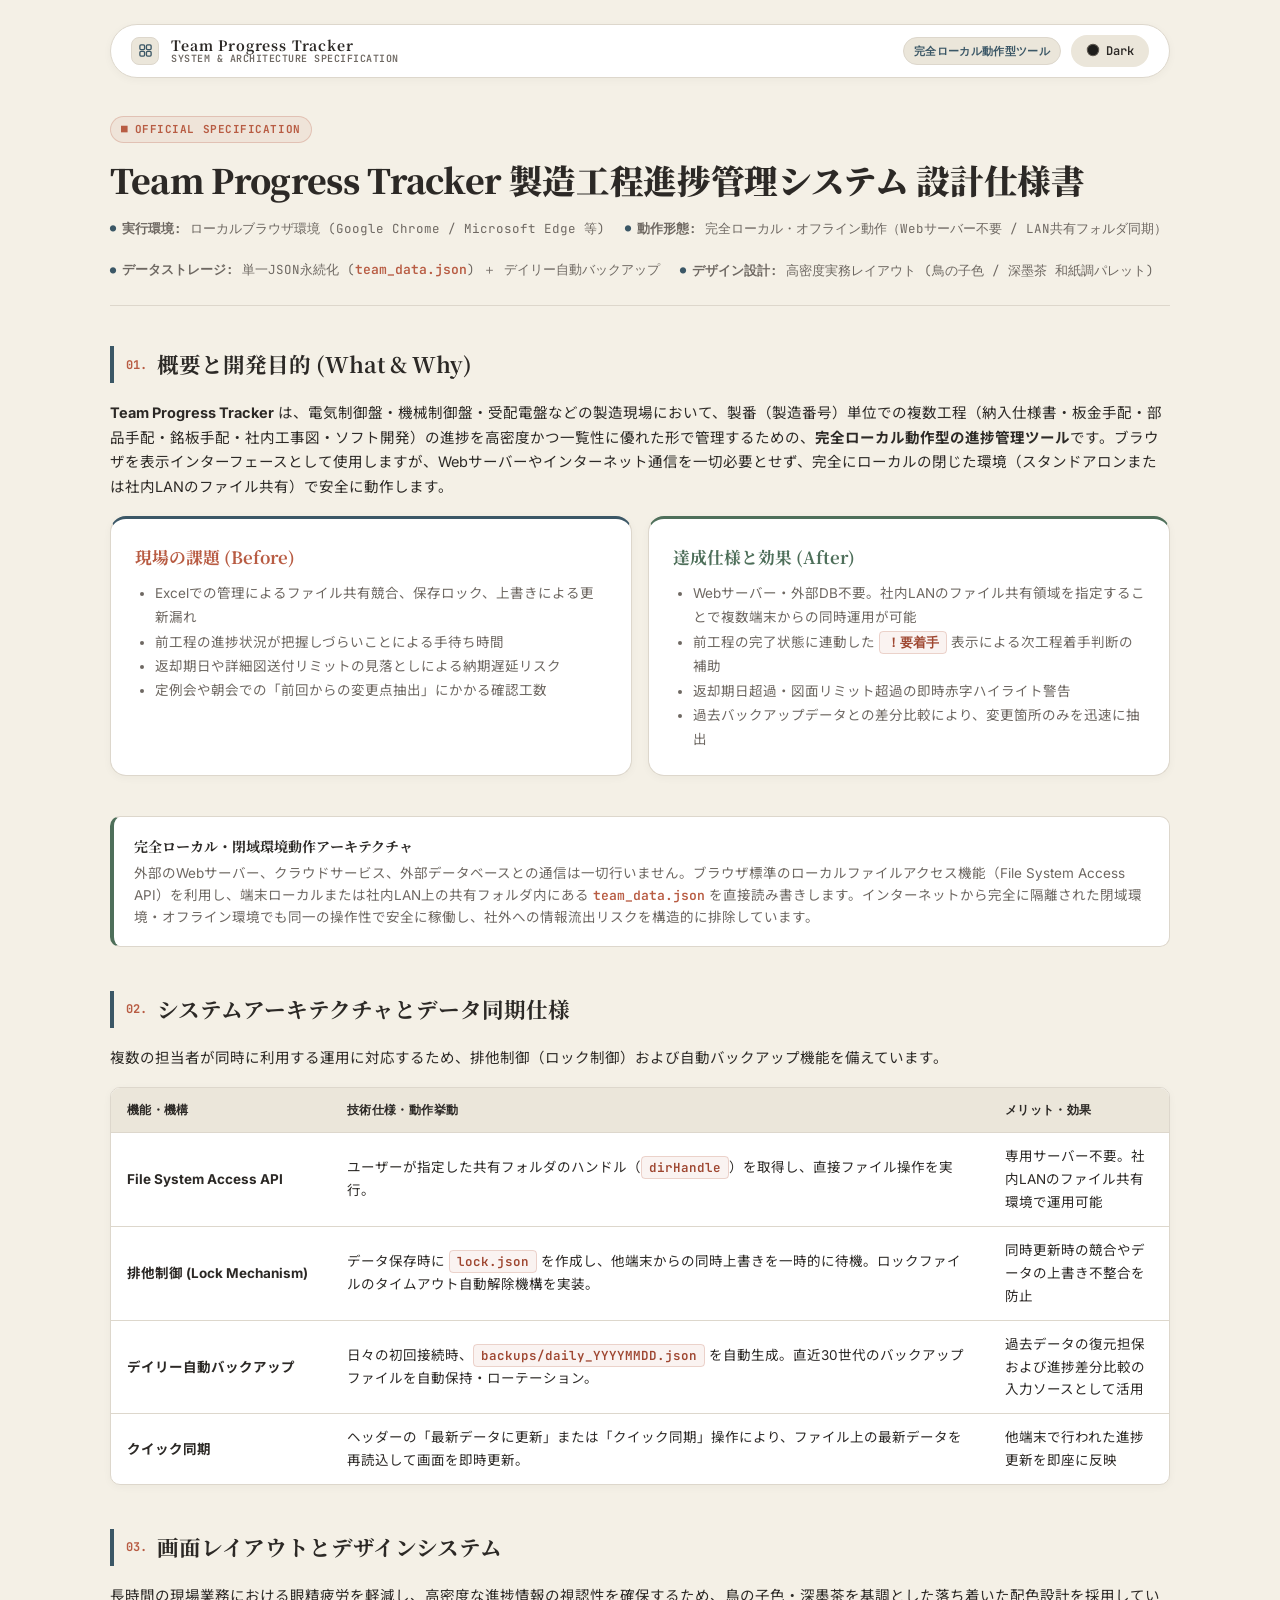
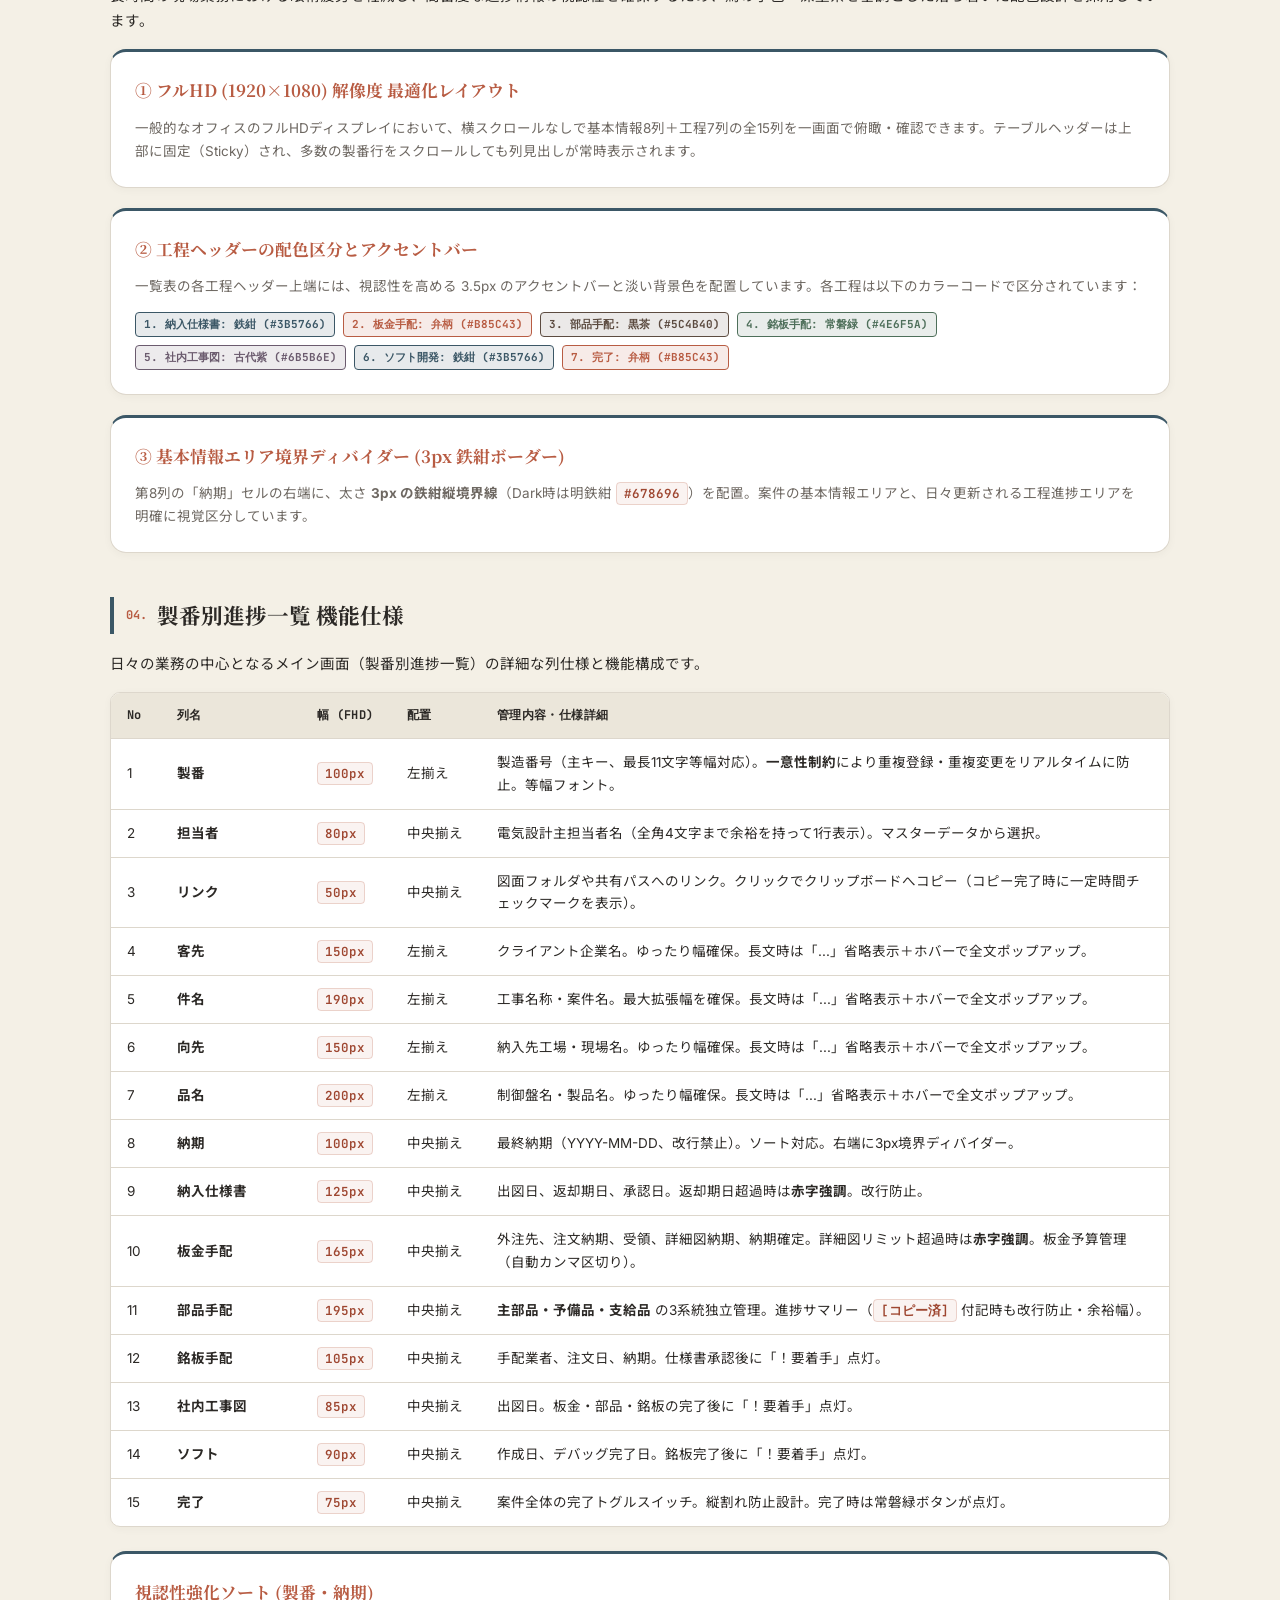
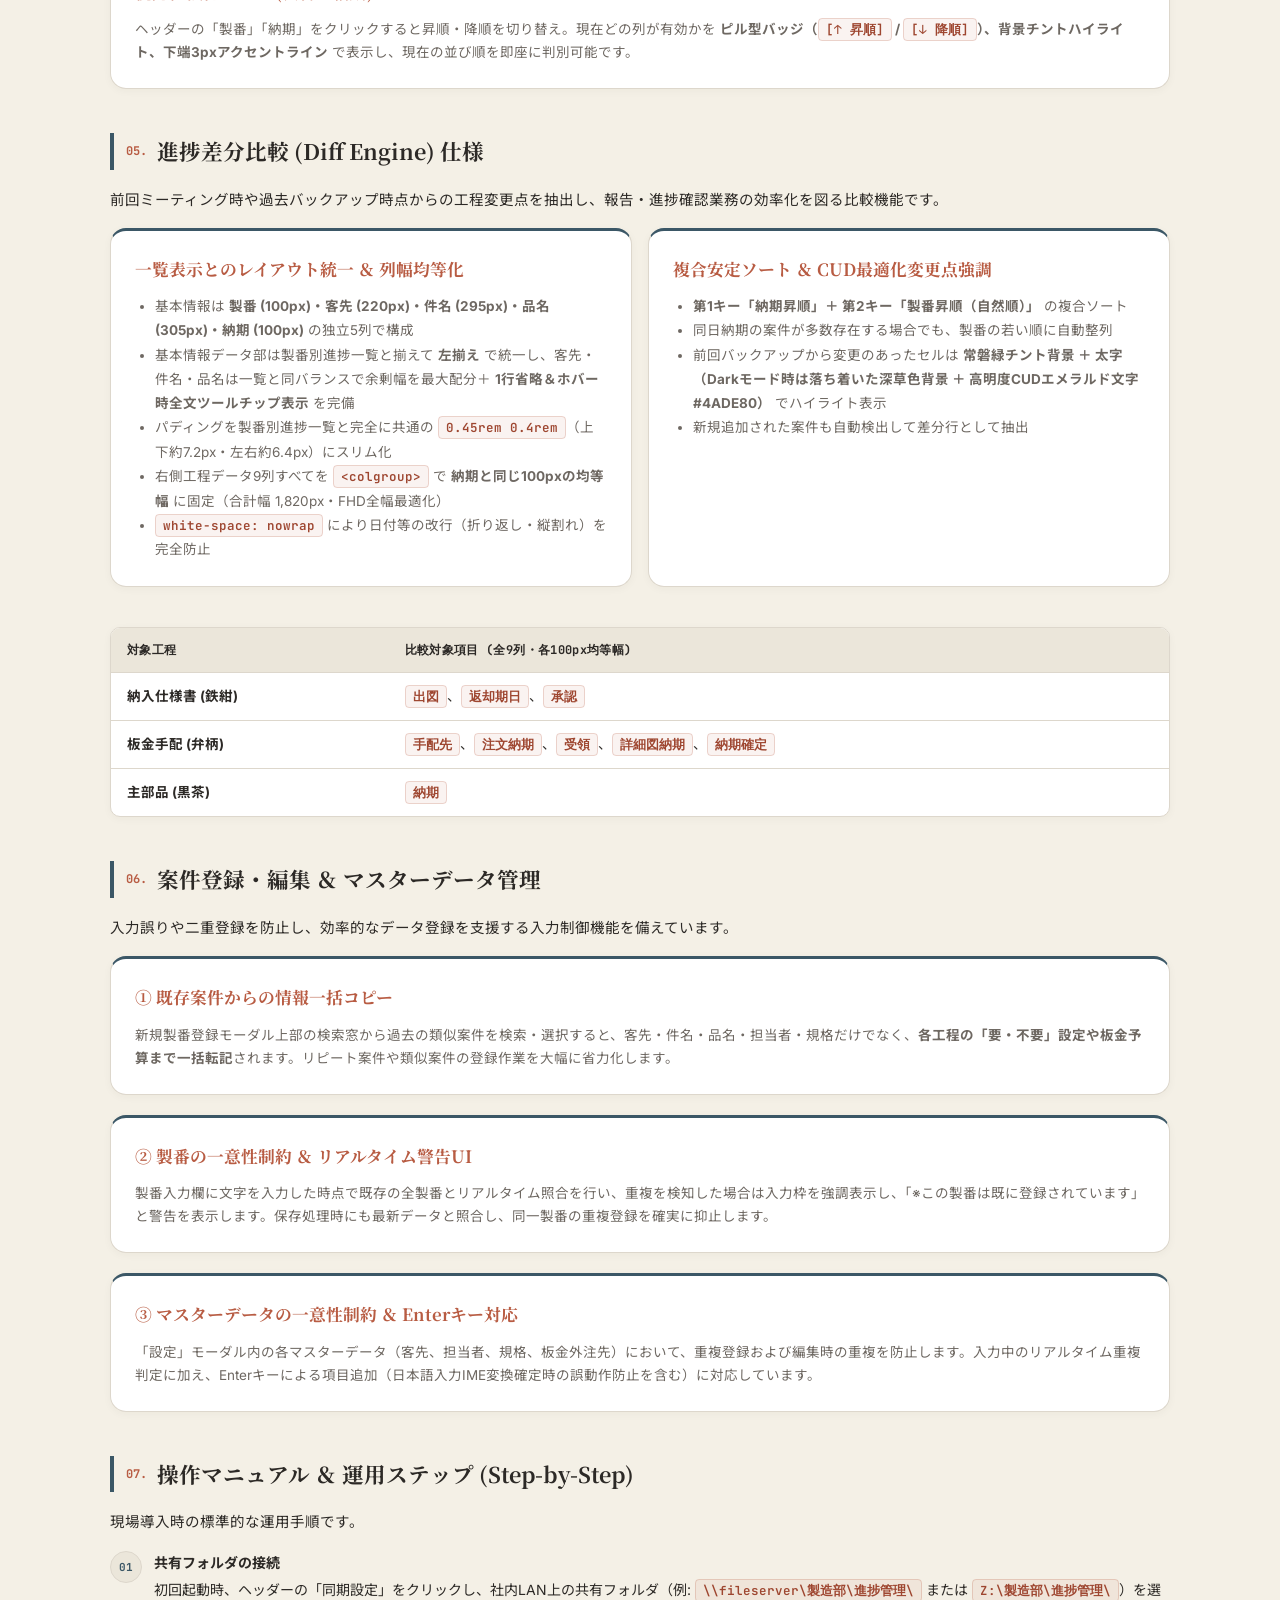
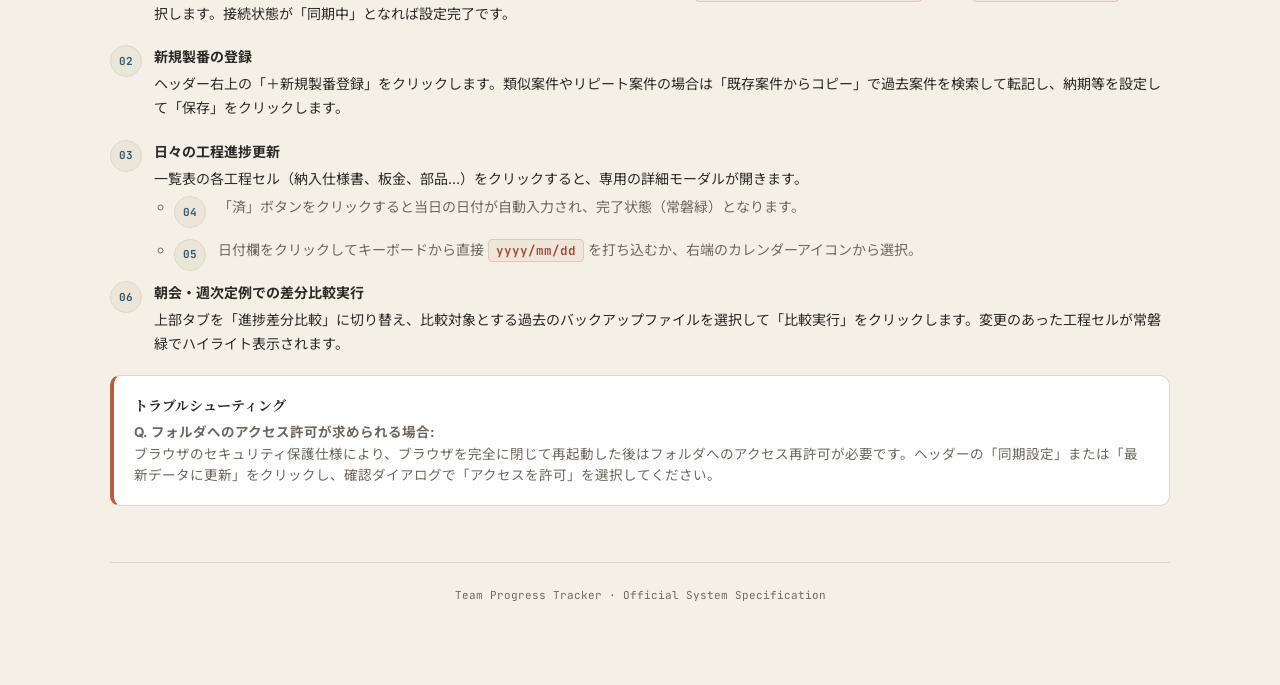
<file: docs/SPECIFICATION.html>
<!DOCTYPE html>
<html lang="ja" data-theme="light">
<head>
  <meta charset="UTF-8">
  <meta name="viewport" content="width=device-width, initial-scale=1.0">
  <title>Team Progress Tracker 取扱・機能設計仕様書</title>
  <link rel="preconnect" href="https://fonts.googleapis.com">
  <link rel="preconnect" href="https://fonts.gstatic.com" crossorigin>
  <link href="https://fonts.googleapis.com/css2?family=Cinzel:wght@600;700&family=Inter:wght@400;500;600;700&family=JetBrains+Mono:wght@400;500;600;700&family=Noto+Sans+JP:wght@400;500;700&family=Noto+Serif+JP:wght@600;700;900&display=swap" rel="stylesheet">
  <style>
    :root {
      /* Surface & Base (Light Mode: 鳥の子色パレット) */
      --bg-base: #F4F0E6;           /* 鳥の子色 (和紙調エクリュ) */
      --bg-card: #FFFFFF;           /* カード白 */
      --bg-subtle: #EBE6DA;         /* 薄グレージュ */
      --text-main: #2C2926;         /* 墨黒 */
      --text-muted: #6E6862;        /* 補助テキスト */
      --border-color: #DDD7CC;      /* やさしい境界線 */
      --border-strong: #C4BCAC;     /* 明瞭な区切り線 */

      /* 伝統色アクセント (Light Mode) */
      --color-primary: #3B5766;     /* 鉄紺 (Primary) */
      --color-accent: #B85C43;      /* 弁柄 (Accent / Ready) */
      --color-verify: #5C4B40;      /* 黒茶 (Neutral / Verify) */
      --color-success: #4E6F5A;     /* 常磐緑 (Success / Complete) */
      --color-purple: #6B5B6E;      /* 古代紫 (Secondary) */

      /* Typography */
      --font-heading: 'Noto Serif JP', 'Cinzel', serif;
      --font-body: 'Inter', 'Noto Sans JP', sans-serif;
      --font-mono: 'JetBrains Mono', monospace;

      /* UI Tokens */
      --radius-lg: 16px;
      --radius-md: 10px;
      --radius-sm: 6px;
      --shadow-sm: 0 2px 8px rgba(44, 41, 38, 0.04);
      --shadow-md: 0 4px 20px rgba(44, 41, 38, 0.06);
    }

    [data-theme="dark"] {
      /* Surface & Base (Dark Mode: 深墨茶パレット) */
      --bg-base: #1E1D1B;           /* 深墨茶 */
      --bg-card: #272623;           /* カード墨茶 */
      --bg-subtle: #32302C;         /* サブ墨茶 */
      --text-main: #EAE6DF;         /* 生成り白 */
      --text-muted: #ADA69E;        /* 補助テキスト */
      --border-color: #3E3B37;      /* ダーク境界線 */
      --border-strong: #5A554E;     /* ダーク強調線 */

      /* 伝統色アクセント (Dark Mode視認性調整色) */
      --color-primary: #678696;     /* 明鉄紺 (Primary) */
      --color-accent: #D17962;      /* 明弁柄 (Accent / Ready) */
      --color-verify: #968B82;      /* 明黒茶 (Neutral / Verify) */
      --color-success: #70947D;     /* 明常磐緑 (Success / Complete) */
      --color-purple: #9B899E;      /* 明古代紫 (Secondary) */

      --shadow-sm: 0 2px 8px rgba(0, 0, 0, 0.2);
      --shadow-md: 0 4px 20px rgba(0, 0, 0, 0.3);
    }

    * {
      box-sizing: border-box;
      margin: 0;
      padding: 0;
    }

    body {
      background-color: var(--bg-base);
      color: var(--text-main);
      font-family: var(--font-body);
      line-height: 1.7;
      padding: 24px 20px 80px;
      transition: background-color 0.25s ease, color 0.25s ease;
      -webkit-font-smoothing: antialiased;
    }

    .container {
      max-width: 1060px;
      margin: 0 auto;
    }

    /* ==========================================================================
       1. フローティング Universal Header Shell
       ========================================================================== */
    .top-controls {
      position: sticky;
      top: 16px;
      z-index: 100;
      width: 100%;
      max-width: 1060px;
      height: 54px;
      box-sizing: border-box;
      background: var(--bg-card);
      border: 1px solid var(--border-color);
      border-radius: 30px;
      padding: 0 20px;
      margin: 0 auto 36px;
      display: flex;
      justify-content: space-between;
      align-items: center;
      box-shadow: var(--shadow-sm);
      backdrop-filter: blur(12px);
      -webkit-backdrop-filter: blur(12px);
    }

    .brand-status {
      display: flex;
      align-items: center;
      gap: 12px;
    }

    .brand-icon-box {
      width: 28px;
      height: 28px;
      border-radius: 8px;
      background: var(--bg-subtle);
      border: 1px solid var(--border-color);
      display: flex;
      align-items: center;
      justify-content: center;
      color: var(--color-primary);
      flex-shrink: 0;
    }

    .brand-title-group {
      display: flex;
      flex-direction: column;
      line-height: 1.2;
    }

    .brand-title {
      font-family: var(--font-heading);
      font-weight: 700;
      font-size: 14px;
      letter-spacing: 0.06em;
      color: var(--text-main);
    }

    .brand-subtitle {
      font-family: var(--font-mono);
      font-size: 10px;
      font-weight: 600;
      color: var(--text-muted);
      letter-spacing: 0.05em;
    }

    .header-actions {
      display: flex;
      align-items: center;
      gap: 10px;
    }

    .nav-badge {
      font-family: var(--font-mono);
      font-size: 11px;
      font-weight: 600;
      padding: 4px 10px;
      background: var(--bg-subtle);
      border: 1px solid var(--border-color);
      border-radius: 20px;
      color: var(--color-primary);
      letter-spacing: 0.03em;
    }

    .theme-toggle-btn {
      background: var(--bg-subtle);
      border: 1px solid transparent;
      color: var(--text-main);
      padding: 0 14px;
      height: 32px;
      box-sizing: border-box;
      border-radius: 20px;
      font-size: 12px;
      font-weight: 600;
      font-family: var(--font-mono);
      line-height: 1;
      cursor: pointer;
      display: inline-flex;
      align-items: center;
      gap: 6px;
      transition: all 0.2s ease;
    }

    .theme-toggle-btn:hover {
      border-color: var(--border-color);
      transform: translateY(-1px);
    }

    /* ==========================================================================
       2. タイトルヘッダー & メインコンテンツ
       ========================================================================== */
    .doc-header {
      margin-bottom: 40px;
      padding-bottom: 24px;
      border-bottom: 1px solid var(--border-color);
    }

    .tool-tag {
      display: inline-flex;
      align-items: center;
      gap: 6px;
      font-family: var(--font-mono);
      font-size: 11px;
      font-weight: 700;
      color: var(--color-accent);
      background: rgba(184, 92, 67, 0.08);
      border: 1px solid rgba(184, 92, 67, 0.25);
      padding: 3px 10px;
      border-radius: 20px;
      letter-spacing: 0.05em;
      margin-bottom: 14px;
    }

    [data-theme="dark"] .tool-tag {
      background: rgba(209, 121, 98, 0.12);
      border-color: rgba(209, 121, 98, 0.3);
    }

    h1 {
      font-family: var(--font-heading);
      font-size: 2.1rem;
      font-weight: 900;
      color: var(--text-main);
      letter-spacing: -0.01em;
      line-height: 1.35;
      margin-bottom: 16px;
    }

    .meta-grid {
      display: flex;
      flex-wrap: wrap;
      gap: 20px;
      font-size: 12.5px;
      font-family: var(--font-mono);
      color: var(--text-muted);
    }

    .meta-item {
      display: flex;
      align-items: center;
      gap: 6px;
    }

    .meta-symbol {
      color: var(--color-primary);
      font-size: 10px;
    }

    /* ==========================================================================
       3. セクション & カードコンポーネント
       ========================================================================== */
    section {
      margin-bottom: 44px;
    }

    h2 {
      font-family: var(--font-heading);
      font-size: 1.35rem;
      font-weight: 700;
      color: var(--text-main);
      margin-bottom: 18px;
      display: flex;
      align-items: center;
      gap: 10px;
      border-left: 4px solid var(--color-primary);
      padding-left: 12px;
    }

    h2 .section-indicator {
      color: var(--color-accent);
      font-size: 12px;
      font-family: var(--font-mono);
      font-weight: 700;
    }

    h3 {
      font-family: var(--font-heading);
      font-size: 1.05rem;
      font-weight: 700;
      color: var(--color-accent);
      margin: 20px 0 10px;
    }

    p {
      margin-bottom: 16px;
      color: var(--text-main);
      font-size: 14.5px;
    }

    .card {
      background-color: var(--bg-card);
      border: 1px solid var(--border-color);
      border-radius: var(--radius-lg);
      padding: 24px;
      margin-bottom: 20px;
      box-shadow: var(--shadow-sm);
      border-top: 3px solid var(--color-primary);
    }

    .card-grid {
      display: grid;
      grid-template-columns: repeat(auto-fit, minmax(310px, 1fr));
      gap: 16px;
      margin-bottom: 20px;
    }

    /* テーブル */
    .table-container {
      overflow-x: auto;
      border-radius: var(--radius-md);
      border: 1px solid var(--border-color);
      background: var(--bg-card);
      margin: 16px 0 24px;
      box-shadow: var(--shadow-sm);
    }

    table {
      width: 100%;
      border-collapse: collapse;
      font-size: 13.5px;
    }

    th {
      background-color: var(--bg-subtle);
      color: var(--text-main);
      font-family: var(--font-mono);
      font-size: 12px;
      font-weight: 700;
      padding: 12px 16px;
      text-align: left;
      border-bottom: 1px solid var(--border-color);
      letter-spacing: 0.03em;
    }

    td {
      padding: 12px 16px;
      border-bottom: 1px solid var(--border-color);
      color: var(--text-main);
    }

    tr:last-child td {
      border-bottom: none;
    }

    tr:hover td {
      background-color: rgba(59, 87, 102, 0.03);
    }

    /* コード・ブロック */
    pre {
      background-color: var(--bg-subtle);
      border: 1px solid var(--border-color);
      border-radius: var(--radius-md);
      padding: 16px 18px;
      overflow-x: auto;
      margin: 12px 0 20px;
    }

    code {
      font-family: var(--font-mono);
      font-size: 13px;
      color: var(--color-accent);
      font-weight: 600;
    }

    p code, li code, td code {
      background: rgba(184, 92, 67, 0.07);
      border: 1px solid rgba(184, 92, 67, 0.22);
      color: #9E4630;
      padding: 2px 7px;
      border-radius: 4px;
      font-size: 12.5px;
    }

    [data-theme="dark"] p code, 
    [data-theme="dark"] li code, 
    [data-theme="dark"] td code {
      background: rgba(209, 121, 98, 0.12);
      border-color: rgba(209, 121, 98, 0.3);
      color: #E29D8B;
    }

    /* コールアウト / アラート */
    .callout {
      border-radius: var(--radius-md);
      padding: 18px 20px;
      margin: 18px 0;
      display: flex;
      gap: 14px;
      background: var(--bg-card);
      border: 1px solid var(--border-color);
      border-left: 4px solid var(--color-primary);
    }

    .callout.accent {
      border-left-color: var(--color-accent);
    }

    .callout.success {
      border-left-color: var(--color-success);
    }

    .callout-title {
      font-family: var(--font-heading);
      font-size: 14px;
      font-weight: 700;
      color: var(--text-main);
      margin-bottom: 4px;
    }

    .callout-body {
      font-size: 13.5px;
      color: var(--text-muted);
      line-height: 1.6;
    }

    /* ステップリスト */
    .step-list {
      list-style: none;
      counter-reset: step-seq;
      margin: 14px 0;
    }

    .step-list li {
      counter-increment: step-seq;
      position: relative;
      padding-left: 44px;
      margin-bottom: 20px;
      font-size: 14px;
    }

    .step-list li::before {
      content: counter(step-seq, decimal-leading-zero);
      position: absolute;
      left: 0;
      top: 0;
      width: 30px;
      height: 30px;
      background: var(--bg-subtle);
      border: 1px solid var(--border-color);
      color: var(--color-primary);
      font-family: var(--font-mono);
      font-weight: 700;
      border-radius: 50%;
      display: flex;
      align-items: center;
      justify-content: center;
      font-size: 11px;
    }

    .step-title {
      font-weight: 700;
      color: var(--text-main);
      margin-bottom: 3px;
    }

    /* バッジ */
    .badge {
      display: inline-block;
      padding: 2px 8px;
      border-radius: 4px;
      font-size: 11px;
      font-family: var(--font-mono);
      font-weight: 700;
    }

    .badge-primary { background: rgba(59, 87, 102, 0.12); color: var(--color-primary); border: 1px solid var(--color-primary); }
    .badge-accent { background: rgba(184, 92, 67, 0.12); color: var(--color-accent); border: 1px solid var(--color-accent); }
    .badge-success { background: rgba(78, 111, 90, 0.12); color: var(--color-success); border: 1px solid var(--color-success); }
    .badge-purple { background: rgba(107, 91, 110, 0.12); color: var(--color-purple); border: 1px solid var(--color-purple); }

    /* ==========================================================================
       4. フッター規格
       ========================================================================== */
    .spec-footer {
      width: 100%;
      max-width: 1060px;
      margin-top: 56px;
      padding-top: 24px;
      border-top: 1px solid var(--border-color);
      text-align: center;
      margin-left: auto;
      margin-right: auto;
    }

    .spec-footer-sub {
      font-family: var(--font-mono);
      font-size: 11px;
      color: var(--text-muted);
      line-height: 1.6;
    }

    @media (max-width: 640px) {
      body {
        padding: 16px 14px 60px;
      }
      .top-controls {
        height: 50px;
        padding: 0 14px;
        margin-bottom: 24px;
      }
      .brand-subtitle {
        display: none;
      }
      h1 {
        font-size: 1.6rem;
      }
    }
  </style>
</head>
<body>

  <div class="container">
    <!-- 共通フローティングヘッダー -->
    <header class="top-controls">
      <div class="brand-status">
        <div class="brand-icon-box">
          <svg width="15" height="15" viewBox="0 0 16 16" fill="none">
            <rect x="2" y="2" width="5" height="5" rx="1.2" stroke="currentColor" stroke-width="1.4"/>
            <rect x="9" y="2" width="5" height="5" rx="1.2" stroke="currentColor" stroke-width="1.4"/>
            <rect x="2" y="9" width="5" height="5" rx="1.2" stroke="currentColor" stroke-width="1.4"/>
            <rect x="9" y="9" width="5" height="5" rx="1.2" stroke="currentColor" stroke-width="1.4"/>
          </svg>
        </div>
        <div class="brand-title-group">
          <span class="brand-title">Team Progress Tracker</span>
          <span class="brand-subtitle">SYSTEM & ARCHITECTURE SPECIFICATION</span>
        </div>
      </div>

      <div class="header-actions">
        <span class="nav-badge">完全ローカル動作型ツール</span>
        <button class="theme-toggle-btn" onclick="toggleTheme()" id="theme-toggle-btn" aria-label="テーマ切替">
          <span id="theme-icon">
            <svg width="14" height="14" viewBox="0 0 16 16" fill="none"><circle cx="8" cy="8" r="6.5" fill="#1E1D1B" stroke="#5E5850" stroke-width="1.2"/></svg>
          </span>
          <span id="theme-text">Dark</span>
        </button>
      </div>
    </header>

    <!-- ドキュメントヘッダー -->
    <div class="doc-header">
      <div class="tool-tag">
        <span>■</span>
        <span>OFFICIAL SPECIFICATION</span>
      </div>
      <h1>Team Progress Tracker 製造工程進捗管理システム 設計仕様書</h1>
      <div class="meta-grid">
        <div class="meta-item">
          <span class="meta-symbol">●</span>
          <span><strong>実行環境:</strong> ローカルブラウザ環境 (Google Chrome / Microsoft Edge 等)</span>
        </div>
        <div class="meta-item">
          <span class="meta-symbol">●</span>
          <span><strong>動作形態:</strong> 完全ローカル・オフライン動作（Webサーバー不要 / LAN共有フォルダ同期）</span>
        </div>
        <div class="meta-item">
          <span class="meta-symbol">●</span>
          <span><strong>データストレージ:</strong> 単一JSON永続化 (<code>team_data.json</code>) ＋ デイリー自動バックアップ</span>
        </div>
        <div class="meta-item">
          <span class="meta-symbol">●</span>
          <span><strong>デザイン設計:</strong> 高密度実務レイアウト (鳥の子色 / 深墨茶 和紙調パレット)</span>
        </div>
      </div>
    </div>

    <!-- 1. 概要と開発目的 -->
    <section>
      <h2><span class="section-indicator">01.</span> 概要と開発目的 (What & Why)</h2>
      <p>
        <strong>Team Progress Tracker</strong> は、電気制御盤・機械制御盤・受配電盤などの製造現場において、製番（製造番号）単位での複数工程（納入仕様書・板金手配・部品手配・銘板手配・社内工事図・ソフト開発）の進捗を高密度かつ一覧性に優れた形で管理するための、<strong>完全ローカル動作型の進捗管理ツール</strong>です。ブラウザを表示インターフェースとして使用しますが、Webサーバーやインターネット通信を一切必要とせず、完全にローカルの閉じた環境（スタンドアロンまたは社内LANのファイル共有）で安全に動作します。
      </p>

      <div class="card-grid">
        <div class="card">
          <h3 style="margin-top:0;">現場の課題 (Before)</h3>
          <ul style="padding-left: 20px; font-size: 13.5px; color: var(--text-muted); line-height: 1.8;">
            <li>Excelでの管理によるファイル共有競合、保存ロック、上書きによる更新漏れ</li>
            <li>前工程の進捗状況が把握しづらいことによる手待ち時間</li>
            <li>返却期日や詳細図送付リミットの見落としによる納期遅延リスク</li>
            <li>定例会や朝会での「前回からの変更点抽出」にかかる確認工数</li>
          </ul>
        </div>
        <div class="card" style="border-top-color: var(--color-success);">
          <h3 style="margin-top:0; color: var(--color-success);">達成仕様と効果 (After)</h3>
          <ul style="padding-left: 20px; font-size: 13.5px; color: var(--text-muted); line-height: 1.8;">
            <li>Webサーバー・外部DB不要。社内LANのファイル共有領域を指定することで複数端末からの同時運用が可能</li>
            <li>前工程の完了状態に連動した <code>！要着手</code> 表示による次工程着手判断の補助</li>
            <li>返却期日超過・図面リミット超過の即時赤字ハイライト警告</li>
            <li>過去バックアップデータとの差分比較により、変更箇所のみを迅速に抽出</li>
          </ul>
        </div>
      </div>

      <div class="callout success">
        <div>
          <div class="callout-title">完全ローカル・閉域環境動作アーキテクチャ</div>
          <div class="callout-body">
            外部のWebサーバー、クラウドサービス、外部データベースとの通信は一切行いません。ブラウザ標準のローカルファイルアクセス機能（File System Access API）を利用し、端末ローカルまたは社内LAN上の共有フォルダ内にある <code>team_data.json</code> を直接読み書きします。インターネットから完全に隔離された閉域環境・オフライン環境でも同一の操作性で安全に稼働し、社外への情報流出リスクを構造的に排除しています。
          </div>
        </div>
      </div>
    </section>

    <!-- 2. システムアーキテクチャとデータ同期 -->
    <section>
      <h2><span class="section-indicator">02.</span> システムアーキテクチャとデータ同期仕様</h2>
      <p>
        複数の担当者が同時に利用する運用に対応するため、排他制御（ロック制御）および自動バックアップ機能を備えています。
      </p>

      <div class="table-container">
        <table>
          <thead>
            <tr>
              <th style="width: 220px;">機能・機構</th>
              <th>技術仕様・動作挙動</th>
              <th style="width: 180px;">メリット・効果</th>
            </tr>
          </thead>
          <tbody>
            <tr>
              <td><strong>File System Access API</strong></td>
              <td>ユーザーが指定した共有フォルダのハンドル（<code>dirHandle</code>）を取得し、直接ファイル操作を実行。</td>
              <td>専用サーバー不要。社内LANのファイル共有環境で運用可能</td>
            </tr>
            <tr>
              <td><strong>排他制御 (Lock Mechanism)</strong></td>
              <td>データ保存時に <code>lock.json</code> を作成し、他端末からの同時上書きを一時的に待機。ロックファイルのタイムアウト自動解除機構を実装。</td>
              <td>同時更新時の競合やデータの上書き不整合を防止</td>
            </tr>
            <tr>
              <td><strong>デイリー自動バックアップ</strong></td>
              <td>日々の初回接続時、<code>backups/daily_YYYYMMDD.json</code> を自動生成。直近30世代のバックアップファイルを自動保持・ローテーション。</td>
              <td>過去データの復元担保および進捗差分比較の入力ソースとして活用</td>
            </tr>
            <tr>
              <td><strong>クイック同期</strong></td>
              <td>ヘッダーの「最新データに更新」または「クイック同期」操作により、ファイル上の最新データを再読込して画面を即時更新。</td>
              <td>他端末で行われた進捗更新を即座に反映</td>
            </tr>
          </tbody>
        </table>
      </div>
    </section>

    <!-- 3. 画面レイアウトとデザインシステム -->
    <section>
      <h2><span class="section-indicator">03.</span> 画面レイアウトとデザインシステム</h2>
      <p>
        長時間の現場業務における眼精疲労を軽減し、高密度な進捗情報の視認性を確保するため、鳥の子色・深墨茶を基調とした落ち着いた配色設計を採用しています。
      </p>

      <div class="card">
        <h3 style="font-size: 1.05rem; margin-top:0; margin-bottom:12px;">① フルHD (1920×1080) 解像度 最適化レイアウト</h3>
        <p style="font-size: 13.5px; color: var(--text-muted); margin-bottom: 0;">
          一般的なオフィスのフルHDディスプレイにおいて、横スクロールなしで基本情報8列＋工程7列の全15列を一画面で俯瞰・確認できます。テーブルヘッダーは上部に固定（Sticky）され、多数の製番行をスクロールしても列見出しが常時表示されます。
        </p>
      </div>

      <div class="card">
        <h3 style="font-size: 1.05rem; margin-top:0; margin-bottom:12px;">② 工程ヘッダーの配色区分とアクセントバー</h3>
        <p style="font-size: 13.5px; color: var(--text-muted); margin-bottom: 14px;">
          一覧表の各工程ヘッダー上端には、視認性を高める 3.5px のアクセントバーと淡い背景色を配置しています。各工程は以下のカラーコードで区分されています：
        </p>
        <div style="display: flex; flex-wrap: wrap; gap: 8px; font-size: 12px; font-family: var(--font-mono);">
          <span class="badge badge-primary">1. 納入仕様書: 鉄紺 (#3B5766)</span>
          <span class="badge badge-accent">2. 板金手配: 弁柄 (#B85C43)</span>
          <span class="badge" style="background: rgba(92, 75, 64, 0.12); color: #5C4B40; border: 1px solid #5C4B40;">3. 部品手配: 黒茶 (#5C4B40)</span>
          <span class="badge badge-success">4. 銘板手配: 常磐緑 (#4E6F5A)</span>
          <span class="badge badge-purple">5. 社内工事図: 古代紫 (#6B5B6E)</span>
          <span class="badge badge-primary">6. ソフト開発: 鉄紺 (#3B5766)</span>
          <span class="badge badge-accent">7. 完了: 弁柄 (#B85C43)</span>
        </div>
      </div>

      <div class="card">
        <h3 style="font-size: 1.05rem; margin-top:0; margin-bottom:12px;">③ 基本情報エリア境界ディバイダー (3px 鉄紺ボーダー)</h3>
        <p style="font-size: 13.5px; color: var(--text-muted); margin-bottom: 0;">
          第8列の「納期」セルの右端に、太さ <strong>3px の鉄紺縦境界線</strong>（Dark時は明鉄紺 <code>#678696</code>）を配置。案件の基本情報エリアと、日々更新される工程進捗エリアを明確に視覚区分しています。
        </p>
      </div>
    </section>

    <!-- 4. 製番別進捗一覧 機能仕様 -->
    <section>
      <h2><span class="section-indicator">04.</span> 製番別進捗一覧 機能仕様</h2>
      <p>
        日々の業務の中心となるメイン画面（製番別進捗一覧）の詳細な列仕様と機能構成です。
      </p>

      <div class="table-container">
        <table>
          <thead>
            <tr>
              <th style="width: 50px;">No</th>
              <th style="width: 140px;">列名</th>
              <th style="width: 90px;">幅 (FHD)</th>
              <th style="width: 90px;">配置</th>
              <th>管理内容・仕様詳細</th>
            </tr>
          </thead>
          <tbody>
            <tr>
              <td>1</td>
              <td><strong>製番</strong></td>
              <td><code>100px</code></td>
              <td>左揃え</td>
              <td>製造番号（主キー、最長11文字等幅対応）。<strong>一意性制約</strong>により重複登録・重複変更をリアルタイムに防止。等幅フォント。</td>
            </tr>
            <tr>
              <td>2</td>
              <td><strong>担当者</strong></td>
              <td><code>80px</code></td>
              <td>中央揃え</td>
              <td>電気設計主担当者名（全角4文字まで余裕を持って1行表示）。マスターデータから選択。</td>
            </tr>
            <tr>
              <td>3</td>
              <td><strong>リンク</strong></td>
              <td><code>50px</code></td>
              <td>中央揃え</td>
              <td>図面フォルダや共有パスへのリンク。クリックでクリップボードへコピー（コピー完了時に一定時間チェックマークを表示）。</td>
            </tr>
            <tr>
              <td>4</td>
              <td><strong>客先</strong></td>
              <td><code>150px</code></td>
              <td>左揃え</td>
              <td>クライアント企業名。ゆったり幅確保。長文時は「...」省略表示＋ホバーで全文ポップアップ。</td>
            </tr>
            <tr>
              <td>5</td>
              <td><strong>件名</strong></td>
              <td><code>190px</code></td>
              <td>左揃え</td>
              <td>工事名称・案件名。最大拡張幅を確保。長文時は「...」省略表示＋ホバーで全文ポップアップ。</td>
            </tr>
            <tr>
              <td>6</td>
              <td><strong>向先</strong></td>
              <td><code>150px</code></td>
              <td>左揃え</td>
              <td>納入先工場・現場名。ゆったり幅確保。長文時は「...」省略表示＋ホバーで全文ポップアップ。</td>
            </tr>
            <tr>
              <td>7</td>
              <td><strong>品名</strong></td>
              <td><code>200px</code></td>
              <td>左揃え</td>
              <td>制御盤名・製品名。ゆったり幅確保。長文時は「...」省略表示＋ホバーで全文ポップアップ。</td>
            </tr>
            <tr>
              <td>8</td>
              <td><strong>納期</strong></td>
              <td><code>100px</code></td>
              <td>中央揃え</td>
              <td>最終納期（YYYY-MM-DD、改行禁止）。ソート対応。右端に3px境界ディバイダー。</td>
            </tr>
            <tr>
              <td>9</td>
              <td><strong>納入仕様書</strong></td>
              <td><code>125px</code></td>
              <td>中央揃え</td>
              <td>出図日、返却期日、承認日。返却期日超過時は<strong>赤字強調</strong>。改行防止。</td>
            </tr>
            <tr>
              <td>10</td>
              <td><strong>板金手配</strong></td>
              <td><code>165px</code></td>
              <td>中央揃え</td>
              <td>外注先、注文納期、受領、詳細図納期、納期確定。詳細図リミット超過時は<strong>赤字強調</strong>。板金予算管理（自動カンマ区切り）。</td>
            </tr>
            <tr>
              <td>11</td>
              <td><strong>部品手配</strong></td>
              <td><code>195px</code></td>
              <td>中央揃え</td>
              <td><strong>主部品・予備品・支給品</strong> の3系統独立管理。進捗サマリー（<code>[コピー済]</code> 付記時も改行防止・余裕幅）。</td>
            </tr>
            <tr>
              <td>12</td>
              <td><strong>銘板手配</strong></td>
              <td><code>105px</code></td>
              <td>中央揃え</td>
              <td>手配業者、注文日、納期。仕様書承認後に「！要着手」点灯。</td>
            </tr>
            <tr>
              <td>13</td>
              <td><strong>社内工事図</strong></td>
              <td><code>85px</code></td>
              <td>中央揃え</td>
              <td>出図日。板金・部品・銘板の完了後に「！要着手」点灯。</td>
            </tr>
            <tr>
              <td>14</td>
              <td><strong>ソフト</strong></td>
              <td><code>90px</code></td>
              <td>中央揃え</td>
              <td>作成日、デバッグ完了日。銘板完了後に「！要着手」点灯。</td>
            </tr>
            <tr>
              <td>15</td>
              <td><strong>完了</strong></td>
              <td><code>75px</code></td>
              <td>中央揃え</td>
              <td>案件全体の完了トグルスイッチ。縦割れ防止設計。完了時は常磐緑ボタンが点灯。</td>
            </tr>
          </tbody>
        </table>
      </div>

      <div class="card">
        <h3 style="font-size: 1.05rem; margin-top:0; margin-bottom:12px;">視認性強化ソート (製番・納期)</h3>
        <p style="font-size: 13.5px; color: var(--text-muted); margin-bottom: 0;">
          ヘッダーの「製番」「納期」をクリックすると昇順・降順を切り替え。現在どの列が有効かを <strong>ピル型バッジ（<code>[↑ 昇順]</code> / <code>[↓ 降順]</code>）、背景チントハイライト、下端3pxアクセントライン</strong> で表示し、現在の並び順を即座に判別可能です。
        </p>
      </div>
    </section>

    <!-- 5. 進捗差分比較 (Diff Engine) 機能仕様 -->
    <section>
      <h2><span class="section-indicator">05.</span> 進捗差分比較 (Diff Engine) 仕様</h2>
      <p>
        前回ミーティング時や過去バックアップ時点からの工程変更点を抽出し、報告・進捗確認業務の効率化を図る比較機能です。
      </p>

      <div class="card-grid">
        <div class="card">
          <h3 style="margin-top:0;">一覧表示とのレイアウト統一 ＆ 列幅均等化</h3>
          <ul style="padding-left: 20px; font-size: 13.5px; color: var(--text-muted); line-height: 1.8;">
            <li>基本情報は <strong>製番 (100px)・客先 (220px)・件名 (295px)・品名 (305px)・納期 (100px)</strong> の独立5列で構成</li>
            <li>基本情報データ部は製番別進捗一覧と揃えて <strong>左揃え</strong> で統一し、客先・件名・品名は一覧と同バランスで余剰幅を最大配分＋ <strong>1行省略＆ホバー時全文ツールチップ表示</strong> を完備</li>
            <li>パディングを製番別進捗一覧と完全に共通の <code>0.45rem 0.4rem</code>（上下約7.2px・左右約6.4px）にスリム化</li>
            <li>右側工程データ9列すべてを <code>&lt;colgroup&gt;</code> で <strong>納期と同じ100pxの均等幅</strong> に固定（合計幅 1,820px・FHD全幅最適化）</li>
            <li><code>white-space: nowrap</code> により日付等の改行（折り返し・縦割れ）を完全防止</li>
          </ul>
        </div>
        <div class="card">
          <h3 style="margin-top:0;">複合安定ソート ＆ CUD最適化変更点強調</h3>
          <ul style="padding-left: 20px; font-size: 13.5px; color: var(--text-muted); line-height: 1.8;">
            <li><strong>第1キー「納期昇順」＋ 第2キー「製番昇順（自然順）」</strong> の複合ソート</li>
            <li>同日納期の案件が多数存在する場合でも、製番の若い順に自動整列</li>
            <li>前回バックアップから変更のあったセルは <strong>常磐緑チント背景 ＋ 太字（Darkモード時は落ち着いた深草色背景 ＋ 高明度CUDエメラルド文字 #4ADE80）</strong> でハイライト表示</li>
            <li>新規追加された案件も自動検出して差分行として抽出</li>
          </ul>
        </div>
      </div>

      <div class="table-container">
        <table>
          <thead>
            <tr>
              <th>対象工程</th>
              <th>比較対象項目 (全9列・各100px均等幅)</th>
            </tr>
          </thead>
          <tbody>
            <tr>
              <td><strong>納入仕様書 (鉄紺)</strong></td>
              <td><code>出図</code>、<code>返却期日</code>、<code>承認</code></td>
            </tr>
            <tr>
              <td><strong>板金手配 (弁柄)</strong></td>
              <td><code>手配先</code>、<code>注文納期</code>、<code>受領</code>、<code>詳細図納期</code>、<code>納期確定</code></td>
            </tr>
            <tr>
              <td><strong>主部品 (黒茶)</strong></td>
              <td><code>納期</code></td>
            </tr>
          </tbody>
        </table>
      </div>
    </section>

    <!-- 6. 案件登録・編集とマスターデータ管理 -->
    <section>
      <h2><span class="section-indicator">06.</span> 案件登録・編集 ＆ マスターデータ管理</h2>
      <p>
        入力誤りや二重登録を防止し、効率的なデータ登録を支援する入力制御機能を備えています。
      </p>

      <div class="card">
        <h3 style="font-size: 1.05rem; margin-top:0; margin-bottom:12px;">① 既存案件からの情報一括コピー</h3>
        <p style="font-size: 13.5px; color: var(--text-muted); margin-bottom: 0;">
          新規製番登録モーダル上部の検索窓から過去の類似案件を検索・選択すると、客先・件名・品名・担当者・規格だけでなく、<strong>各工程の「要・不要」設定や板金予算まで一括転記</strong>されます。リピート案件や類似案件の登録作業を大幅に省力化します。
        </p>
      </div>

      <div class="card">
        <h3 style="font-size: 1.05rem; margin-top:0; margin-bottom:12px;">② 製番の一意性制約 ＆ リアルタイム警告UI</h3>
        <p style="font-size: 13.5px; color: var(--text-muted); margin-bottom: 0;">
          製番入力欄に文字を入力した時点で既存の全製番とリアルタイム照合を行い、重複を検知した場合は入力枠を強調表示し、「※この製番は既に登録されています」と警告を表示します。保存処理時にも最新データと照合し、同一製番の重複登録を確実に抑止します。
        </p>
      </div>

      <div class="card">
        <h3 style="font-size: 1.05rem; margin-top:0; margin-bottom:12px;">③ マスターデータの一意性制約 ＆ Enterキー対応</h3>
        <p style="font-size: 13.5px; color: var(--text-muted); margin-bottom: 0;">
          「設定」モーダル内の各マスターデータ（客先、担当者、規格、板金外注先）において、重複登録および編集時の重複を防止します。入力中のリアルタイム重複判定に加え、Enterキーによる項目追加（日本語入力IME変換確定時の誤動作防止を含む）に対応しています。
        </p>
      </div>
    </section>

    <!-- 7. 操作マニュアル ＆ 運用ステップ -->
    <section>
      <h2><span class="section-indicator">07.</span> 操作マニュアル ＆ 運用ステップ (Step-by-Step)</h2>
      <p>
        現場導入時の標準的な運用手順です。
      </p>

      <ol class="step-list">
        <li>
          <div class="step-title">共有フォルダの接続</div>
          初回起動時、ヘッダーの「同期設定」をクリックし、社内LAN上の共有フォルダ（例: <code>\\fileserver\製造部\進捗管理\</code> または <code>Z:\製造部\進捗管理\</code>）を選択します。接続状態が「同期中」となれば設定完了です。
        </li>
        <li>
          <div class="step-title">新規製番の登録</div>
          ヘッダー右上の「＋新規製番登録」をクリックします。類似案件やリピート案件の場合は「既存案件からコピー」で過去案件を検索して転記し、納期等を設定して「保存」をクリックします。
        </li>
        <li>
          <div class="step-title">日々の工程進捗更新</div>
          一覧表の各工程セル（納入仕様書、板金、部品…）をクリックすると、専用の詳細モーダルが開きます。
          <ul style="padding-left: 20px; font-size: 13px; color: var(--text-muted); margin-top: 6px; line-height: 1.6;">
            <li>「済」ボタンをクリックすると当日の日付が自動入力され、完了状態（常磐緑）となります。</li>
            <li>日付欄をクリックしてキーボードから直接 <code>yyyy/mm/dd</code> を打ち込むか、右端のカレンダーアイコンから選択。</li>
          </ul>
        </li>
        <li>
          <div class="step-title">朝会・週次定例での差分比較実行</div>
          上部タブを「進捗差分比較」に切り替え、比較対象とする過去のバックアップファイルを選択して「比較実行」をクリックします。変更のあった工程セルが常磐緑でハイライト表示されます。
        </li>
      </ol>

      <div class="callout accent">
        <div>
          <div class="callout-title">トラブルシューティング</div>
          <div class="callout-body">
            <strong>Q. フォルダへのアクセス許可が求められる場合:</strong><br>
            ブラウザのセキュリティ保護仕様により、ブラウザを完全に閉じて再起動した後はフォルダへのアクセス再許可が必要です。ヘッダーの「同期設定」または「最新データに更新」をクリックし、確認ダイアログで「アクセスを許可」を選択してください。
          </div>
        </div>
      </div>
    </section>

    <!-- フッター -->
    <footer class="spec-footer">
      <div class="spec-footer-sub">
        Team Progress Tracker &middot; Official System Specification
      </div>
    </footer>
  </div>

  <script>
    function updateThemeUI(theme) {
      document.documentElement.setAttribute('data-theme', theme);
      const textSpan = document.getElementById('theme-text');
      const iconSpan = document.getElementById('theme-icon');
      if (!textSpan || !iconSpan) return;

      if (theme === 'dark') {
        textSpan.innerText = 'Light';
        iconSpan.innerHTML = '<svg width="14" height="14" viewBox="0 0 16 16" fill="none"><circle cx="8" cy="8" r="6" fill="#F4F0E6" stroke="#C8C2B8" stroke-width="1.8"/></svg>';
      } else {
        textSpan.innerText = 'Dark';
        iconSpan.innerHTML = '<svg width="14" height="14" viewBox="0 0 16 16" fill="none"><circle cx="8" cy="8" r="6.5" fill="#1E1D1B" stroke="#5E5850" stroke-width="1.2"/></svg>';
      }
    }

    function toggleTheme() {
      const current = document.documentElement.getAttribute('data-theme');
      const next = current === 'dark' ? 'light' : 'dark';
      updateThemeUI(next);
    }

    // OSテーマ自動判定
    const prefersDark = window.matchMedia('(prefers-color-scheme: dark)').matches;
    updateThemeUI(prefersDark ? 'dark' : 'light');

    window.matchMedia('(prefers-color-scheme: dark)').addEventListener('change', (e) => {
      updateThemeUI(e.matches ? 'dark' : 'light');
    });
  </script>
</body>
</html>
</file>
